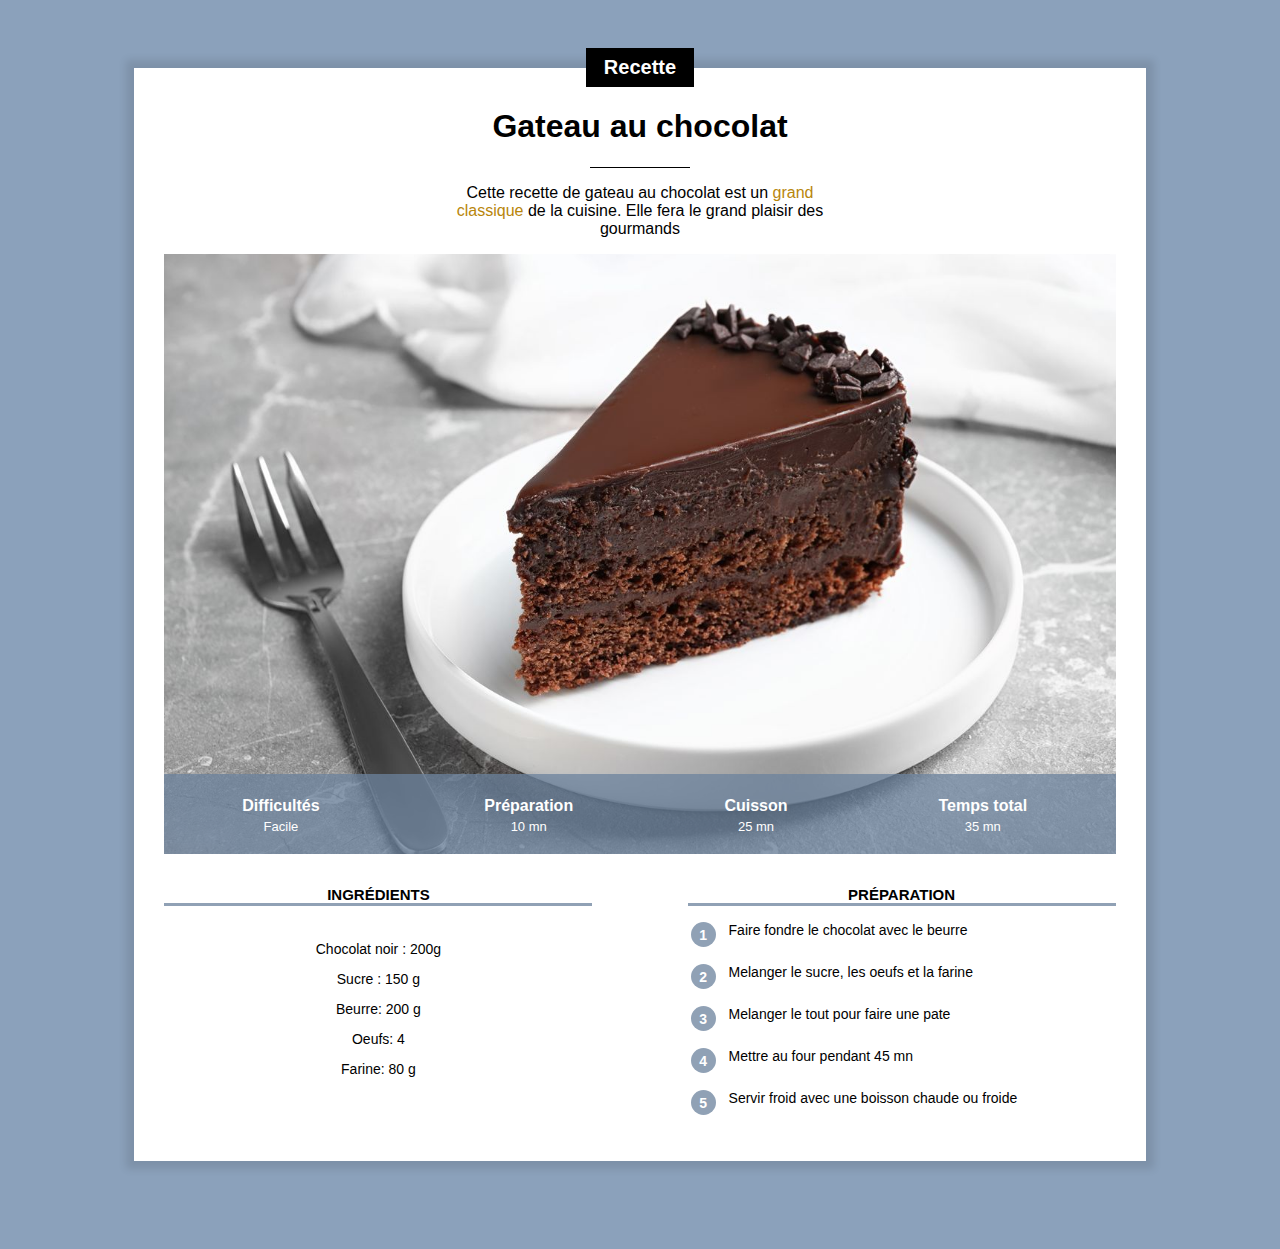
<file: index.html>
<html lang="fr">
<head>
        <TItle> Gateau au chocolat </TItle>
        <meta charset="UTF-8">
        <meta name="viewport" content="width=device-width, initial-scale=1.0">
        <link rel="stylesheet" href="recette_resp.css">

</head>

        <body>
                
                <!--CONTENU DE LA PAGE-->
                
                
                <div class="contenu">
                        
                        <div class = "description categorie">
                        <p class="categorie">Recette</P>
                        </div>        
                        
                        <h1> Gateau au chocolat </h1>
                
                <div class= "separateur description"> </div>
          
                        
                        
                <div class="description">
                        <p class="description"> Cette recette de gateau au chocolat est un <span style="color: darkgoldenrod;">grand classique </span>de la cuisine. Elle fera le grand plaisir des gourmands </p>
                </div>
                
                        <div class= "info">
                                <img class="description info" src="gateau-au-chocolat.jpeg">
                      
                        
                                <table class = "info">
                                        <tr>
                                                <th>Difficultés</th>
                                                <th>Préparation</th>
                                                <th>Cuisson</th>
                                                <th>Temps total</th>
                                        </tr>
                                        <tr>
                                                <td>Facile</td>
                                                <td>10 mn</td>
                                                <td>25 mn</td>
                                                <td>35 mn</td>
                                        </tr>


                                </table>
                        
                        </div>
                                <div>
                                        <div class="colonne1 colonne"> 
                                                <h2> Ingrédients</h2>
                                                
                                        
                                                <div class= "Ingredients"> 
                                                        <P>Chocolat noir : 200g</p>
                                                        <P>Sucre : 150 g</P>
                                                        <p>Beurre: 200 g</p>
                                                        <p>Oeufs: 4 </p>
                                                        <p>Farine: 80 g</p>

                                                </div>
                                        </div>
                        
                                
                                        <div class="colonne2 colonne">
                                                <h2> Préparation</h2>
                                                <table class="preparation"> 
                                                        <tr><td><p class="numero">1</p></td><td class="preparation_etape">Faire fondre le chocolat avec le beurre</td></tr>
                                                        <tr><td><p class="numero">2</p></td><td class="preparation_etape">Melanger le sucre, les oeufs et la farine</td></tr>
                                                        <tr><td><p class="numero">3</p></td><td class="preparation_etape">Melanger le tout pour faire une pate</td></tr>
                                                        <tr><td><p class="numero">4</p></td><td class="preparation_etape">Mettre au four pendant 45 mn</td></tr>
                                                        <tr><td><p class="numero">5</p></td><td class="preparation_etape">Servir froid avec une boisson chaude ou froide</td></tr>

                                                </table>
                                                                                                
                                        </div>
                                </div>
                                
                </div>   
                         
        </body>
</html>
</file>
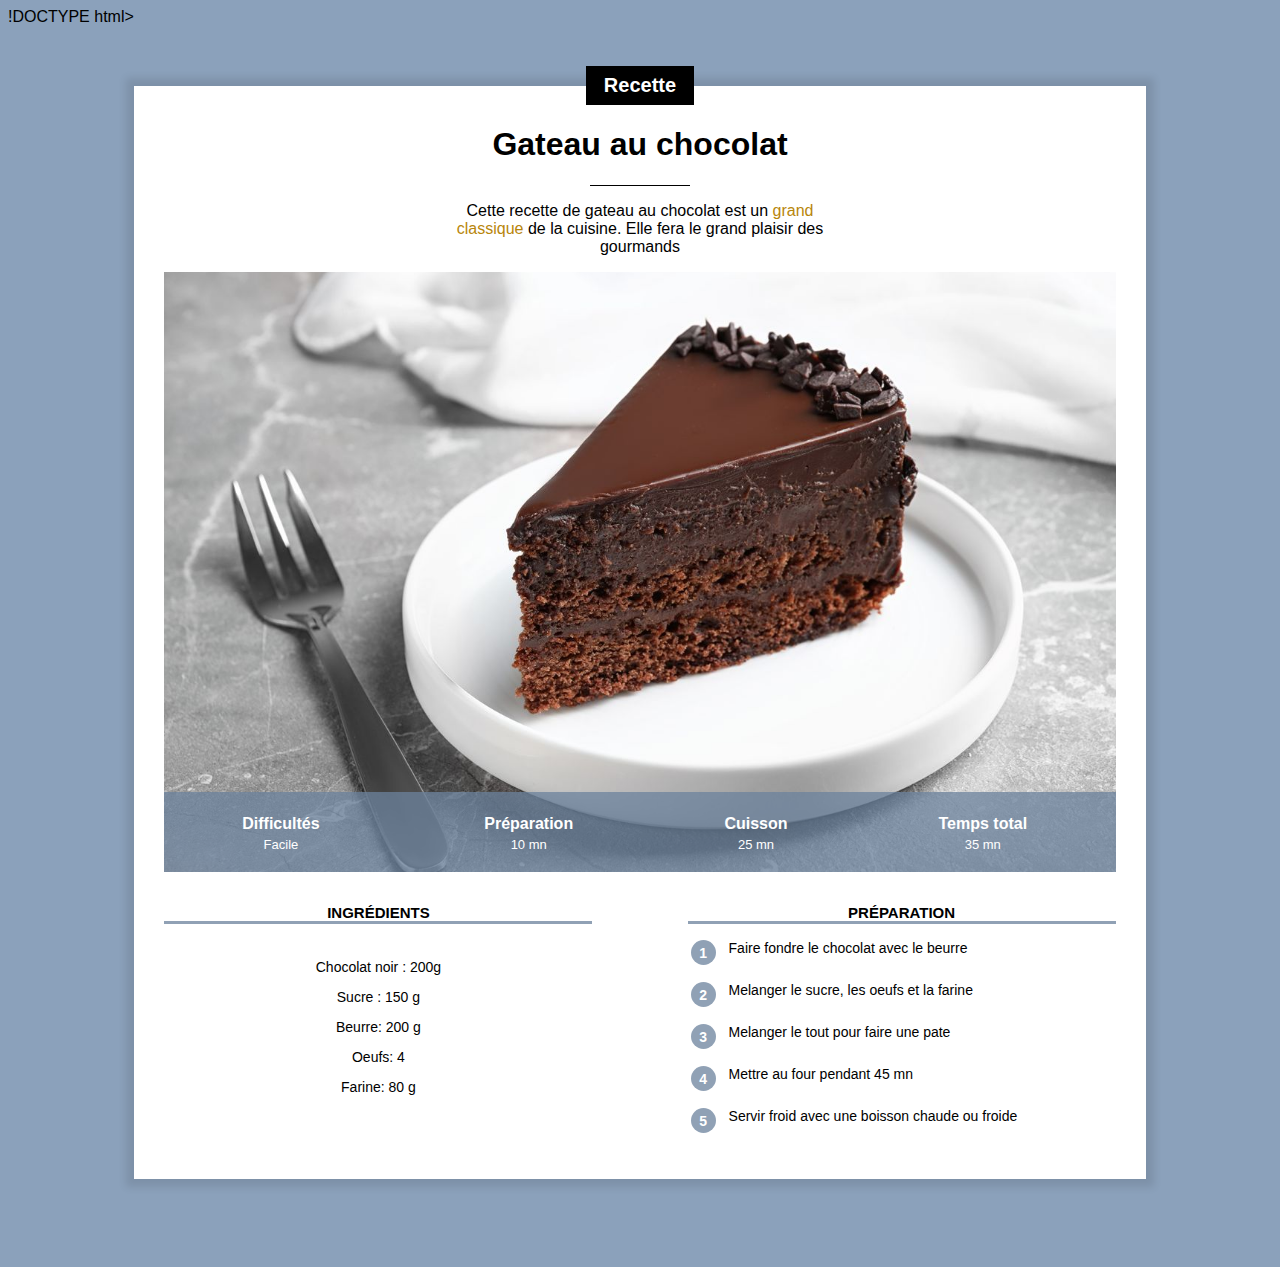
<file: recette_resp.html>
!DOCTYPE html>

<html lang="fr">
<head>
        <TItle> Gateau au chocolat </TItle>
        <meta charset="UTF-8">
        <meta name="viewport" content="width=device-width, initial-scale=1.0">
        <link rel="stylesheet" href="recette_resp.css">

</head>

        <body>
                
                <!--CONTENU DE LA PAGE-->
                
                
                <div class="contenu">
                        
                        <div class = "description categorie">
                        <p class="categorie">Recette</P>
                        </div>        
                        
                        <h1> Gateau au chocolat </h1>
                
                <div class= "separateur description"> </div>
          
                        
                        
                <div class="description">
                        <p class="description"> Cette recette de gateau au chocolat est un <span style="color: darkgoldenrod;">grand classique </span>de la cuisine. Elle fera le grand plaisir des gourmands </p>
                </div>
                
                        <div class= "info">
                                <img class="description info" src="gateau-au-chocolat.jpeg">
                      
                        
                                <table class = "info">
                                        <tr>
                                                <th>Difficultés</th>
                                                <th>Préparation</th>
                                                <th>Cuisson</th>
                                                <th>Temps total</th>
                                        </tr>
                                        <tr>
                                                <td>Facile</td>
                                                <td>10 mn</td>
                                                <td>25 mn</td>
                                                <td>35 mn</td>
                                        </tr>


                                </table>
                        
                        </div>
                                <div>
                                        <div class="colonne1 colonne"> 
                                                <h2> Ingrédients</h2>
                                                
                                        
                                                <div class= "Ingredients"> 
                                                        <P>Chocolat noir : 200g</p>
                                                        <P>Sucre : 150 g</P>
                                                        <p>Beurre: 200 g</p>
                                                        <p>Oeufs: 4 </p>
                                                        <p>Farine: 80 g</p>

                                                </div>
                                        </div>
                        
                                
                                        <div class="colonne2 colonne">
                                                <h2> Préparation</h2>
                                                <table class="preparation"> 
                                                        <tr><td><p class="numero">1</p></td><td class="preparation_etape">Faire fondre le chocolat avec le beurre</td></tr>
                                                        <tr><td><p class="numero">2</p></td><td class="preparation_etape">Melanger le sucre, les oeufs et la farine</td></tr>
                                                        <tr><td><p class="numero">3</p></td><td class="preparation_etape">Melanger le tout pour faire une pate</td></tr>
                                                        <tr><td><p class="numero">4</p></td><td class="preparation_etape">Mettre au four pendant 45 mn</td></tr>
                                                        <tr><td><p class="numero">5</p></td><td class="preparation_etape">Servir froid avec une boisson chaude ou froide</td></tr>

                                                </table>
                                                                                                
                                        </div>
                                </div>
                                
                </div>   
                         
        </body>
</html>
</file>
<file: recette_resp.css>
* { 
    overflow: auto;
}
body{
    background-color: #8BA1BB;
    font-family: Arial;
}

p.categorie{
    background-color: black;
    color: white;
    display: inline-block ;
    margin-left: 0px;
    margin-top: -20px;
    padding: 8px 18px;
    margin-bottom: 0px;
    font-weight: bolder;
    font-size: 20px;
    
}

div.categorie {
    margin-bottom: 0px ;
    margin-top: 0px;
    overflow: visible;
}

div.contenu {
    background-color: white;
    margin: 4px 8px 2px 8px;
    padding: 8px 8px 20px 8px;
    box-shadow: 0px 0px 8px 8px rgba(0, 0, 0, 0.1);
    overflow: visible;                     
}
h1 {
    text-align: center;

}

p.description {
    text-align: center;
    max-width: 400px;
    display: inline-block;
}
.description {
    text-align: center;
    width: 100%;                        
}

div.separateur {
    width: 100px;
    height: 1px;
    background-color: black;
    margin-left: auto;
    margin-right: auto;
}

div.info {
    position: relative;}

table.info {
    position: absolute; 
    bottom: 0px; 
    width:100%;
    color: white; 
    background-color: #6C829DC0;
    height: 50px;  }

table.info td {
    text-align: center;
    font-size: 12px;
    vertical-align: top;
}
table.info th {
  font-size: 14px;
  vertical-align: bottom;
}

img.info {

    display: block;
    max-height: 600px;
    object-fit: cover;
    min-height: 200px;
    background-color: darkgray;
}
div.colonne {
    width: 100%;
    margin-top: 20px;
}
div.colonne h2 {
    text-align: center;
    text-transform: uppercase;
    font-size: 15px;
    border-bottom: 3px solid #6C829DC0;
}
div.colonne1 {
   
    display: inline-block;

}

div.ingredients {
    text-align: center;
    font-size: 14px;
    border: 1 px solid  lightgray ;
    padding: 8px 10px;
    margin-top: 4px;
    margin-bottom: 8px;

}
table.preparation p.numero {
    background-color: #6C829DC0 ;
    color: white;
    width: 25px;
    height: 25px;
    text-align: center;
    font-size: 14px;
    font-weight: bold;
    padding-top: 5px;
    box-sizing: border-box;
    border-radius: 50%;
    margin: 0px;

}

table.preparation td {
    vertical-align: top;
}

table.preparation td.preparation_etape{

    font-size: 14px;
    padding-left: 10px;
    padding-bottom: 10px;
  
}

table.preparation tr {
    height: 40px;
}
/* Style pour ordinateur phones: */
@media only screen and (min-width: 768px){ 
    div.contenu {
        margin: 60px 10% 80px 10%;
        padding: 0px 30px 30px 30px;
        min-width: 350px;}

    table.info {            
            height: 80px;  }
        
    table.info td {         
            font-size: 13px;           
        }
    table.info th {
          font-size: 16px;         
        }
        div.colonne {
            width: 45%;           
        }        
        
        div.colonne1 {           
            margin-right: 10%;
        }
        
        div.colonne2 {
            float: right;         
            
        }
               
        }   
 
}
</file>
